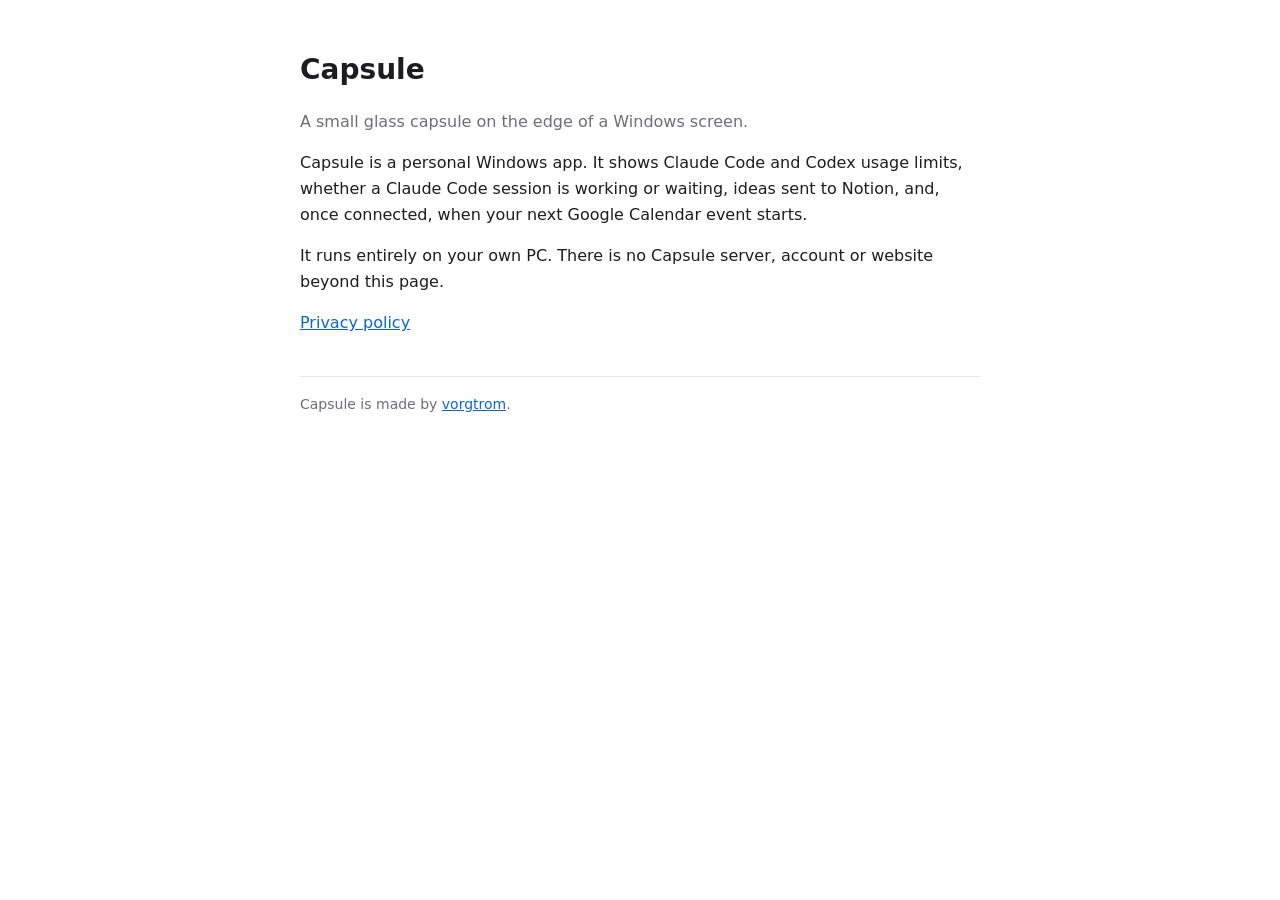
<file: index.html>
<!doctype html>
<html lang="en">
<head>
<meta charset="utf-8">
<meta name="viewport" content="width=device-width, initial-scale=1">
<title>Capsule</title>
<link rel="stylesheet" href="style.css">
</head>
<body>
<main>
<h1>Capsule</h1>
<p class="muted">A small glass capsule on the edge of a Windows screen.</p>
<p>Capsule is a personal Windows app. It shows Claude Code and Codex usage limits, whether a Claude Code session is
working or waiting, ideas sent to Notion, and, once connected, when your next Google Calendar event starts.</p>
<p>It runs entirely on your own PC. There is no Capsule server, account or website beyond this page.</p>
<p><a href="privacy.html">Privacy policy</a></p>
<footer>Capsule is made by <a href="https://github.com/vorgtrom">vorgtrom</a>.</footer>
</main>
</body>
</html>
</file>
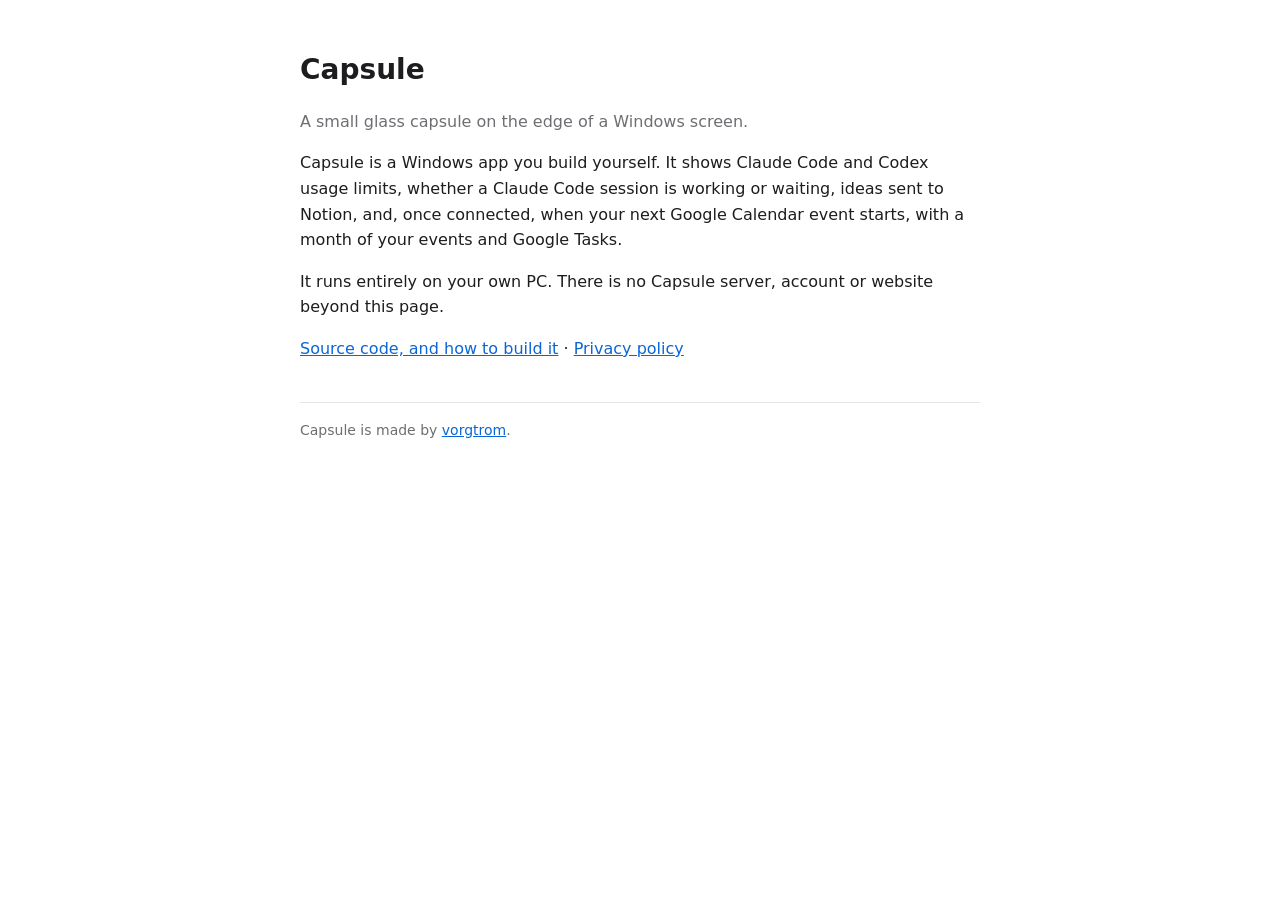
<file: docs/index.html>
<!doctype html>
<html lang="en">
<head>
<meta charset="utf-8">
<meta name="viewport" content="width=device-width, initial-scale=1">
<title>Capsule</title>
<link rel="stylesheet" href="style.css">
</head>
<body>
<main>
<h1>Capsule</h1>
<p class="muted">A small glass capsule on the edge of a Windows screen.</p>
<p>Capsule is a Windows app you build yourself. It shows Claude Code and Codex usage limits, whether a Claude Code
session is working or waiting, ideas sent to Notion, and, once connected, when your next Google Calendar event
starts, with a month of your events and Google Tasks.</p>
<p>It runs entirely on your own PC. There is no Capsule server, account or website beyond this page.</p>
<p><a href="https://github.com/vorgtrom/capsule-notch">Source code, and how to build it</a> &middot;
<a href="privacy.html">Privacy policy</a></p>
<footer>Capsule is made by <a href="https://github.com/vorgtrom">vorgtrom</a>.</footer>
</main>
</body>
</html>
</file>
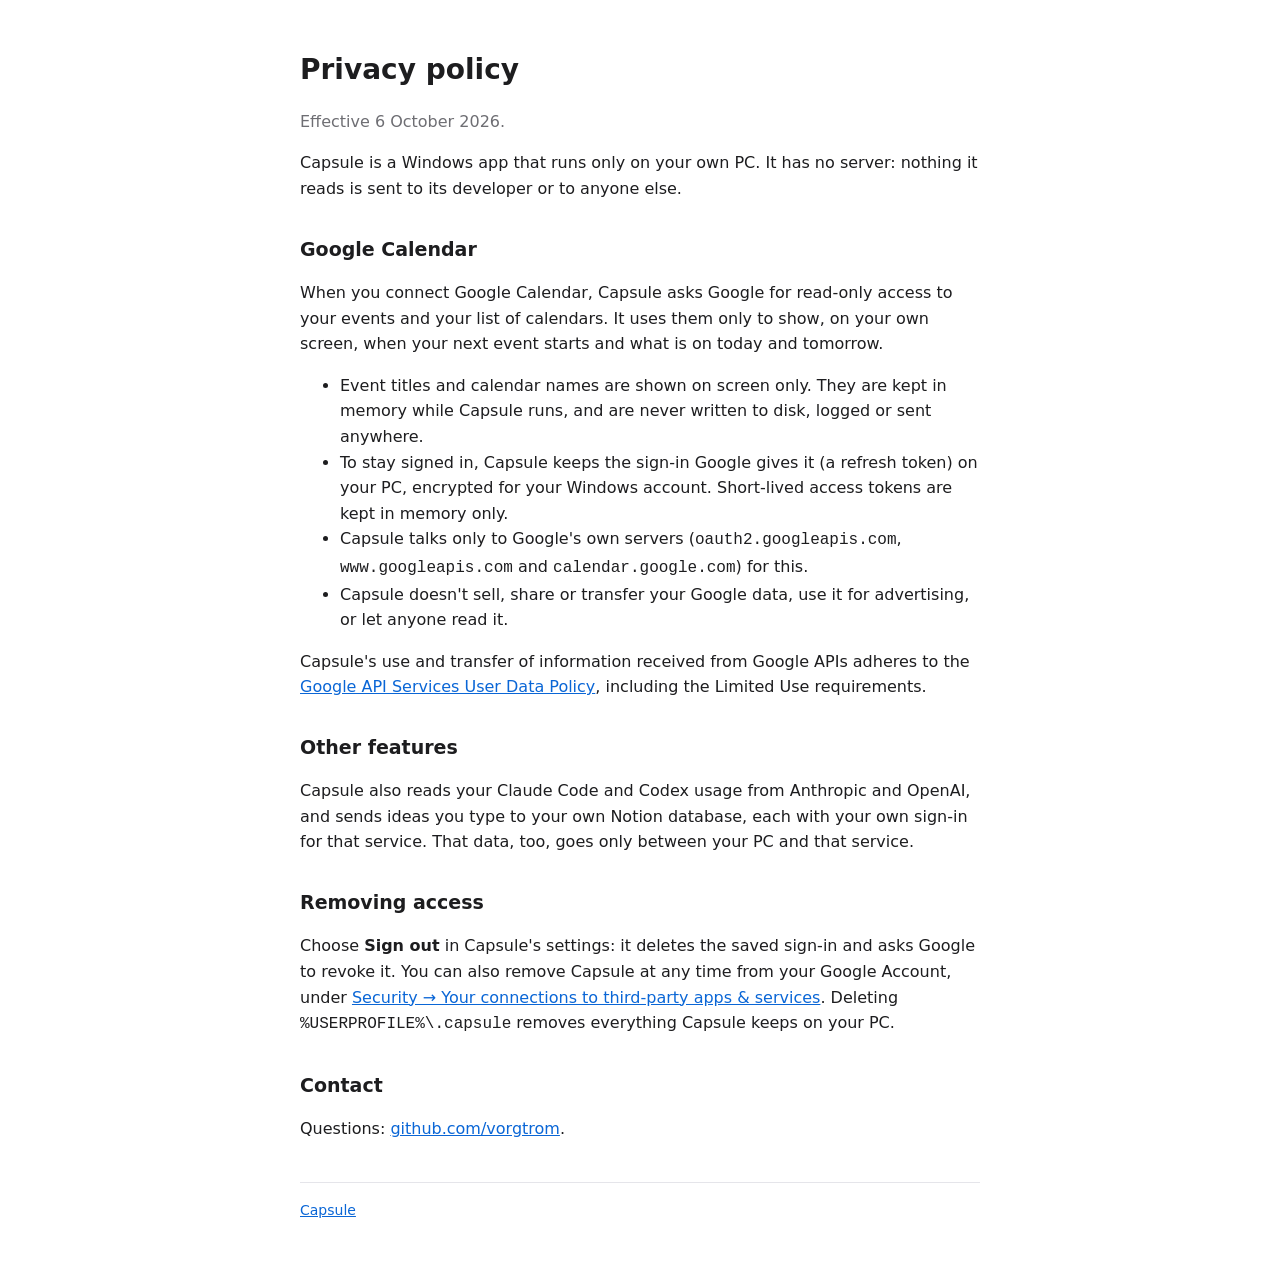
<file: privacy.html>
<!doctype html>
<html lang="en">
<head>
<meta charset="utf-8">
<meta name="viewport" content="width=device-width, initial-scale=1">
<title>Capsule privacy policy</title>
<link rel="stylesheet" href="style.css">
</head>
<body>
<main>
<h1>Privacy policy</h1>
<p class="muted">Effective 6 October 2026.</p>

<p>Capsule is a Windows app that runs only on your own PC. It has no server: nothing it reads is sent to its developer
or to anyone else.</p>

<h2>Google Calendar</h2>
<p>When you connect Google Calendar, Capsule asks Google for read-only access to your events and your list of
calendars. It uses them only to show, on your own screen, when your next event starts and what is on today and
tomorrow.</p>
<ul>
<li>Event titles and calendar names are shown on screen only. They are kept in memory while Capsule runs, and are
never written to disk, logged or sent anywhere.</li>
<li>To stay signed in, Capsule keeps the sign-in Google gives it (a refresh token) on your PC, encrypted for your
Windows account. Short-lived access tokens are kept in memory only.</li>
<li>Capsule talks only to Google's own servers (<code>oauth2.googleapis.com</code>, <code>www.googleapis.com</code>
and <code>calendar.google.com</code>) for this.</li>
<li>Capsule doesn't sell, share or transfer your Google data, use it for advertising, or let anyone read it.</li>
</ul>
<p>Capsule's use and transfer of information received from Google APIs adheres to the
<a href="https://developers.google.com/terms/api-services-user-data-policy">Google API Services User Data Policy</a>,
including the Limited Use requirements.</p>

<h2>Other features</h2>
<p>Capsule also reads your Claude Code and Codex usage from Anthropic and OpenAI, and sends ideas you type to your
own Notion database, each with your own sign-in for that service. That data, too, goes only between your PC and that
service.</p>

<h2>Removing access</h2>
<p>Choose <strong>Sign out</strong> in Capsule's settings: it deletes the saved sign-in and asks Google to revoke it.
You can also remove Capsule at any time from your Google Account, under
<a href="https://myaccount.google.com/connections">Security &rarr; Your connections to third-party apps &amp;
services</a>. Deleting <code>%USERPROFILE%\.capsule</code> removes everything Capsule keeps on your PC.</p>

<h2>Contact</h2>
<p>Questions: <a href="https://github.com/vorgtrom">github.com/vorgtrom</a>.</p>

<footer><a href="index.html">Capsule</a></footer>
</main>
</body>
</html>
</file>
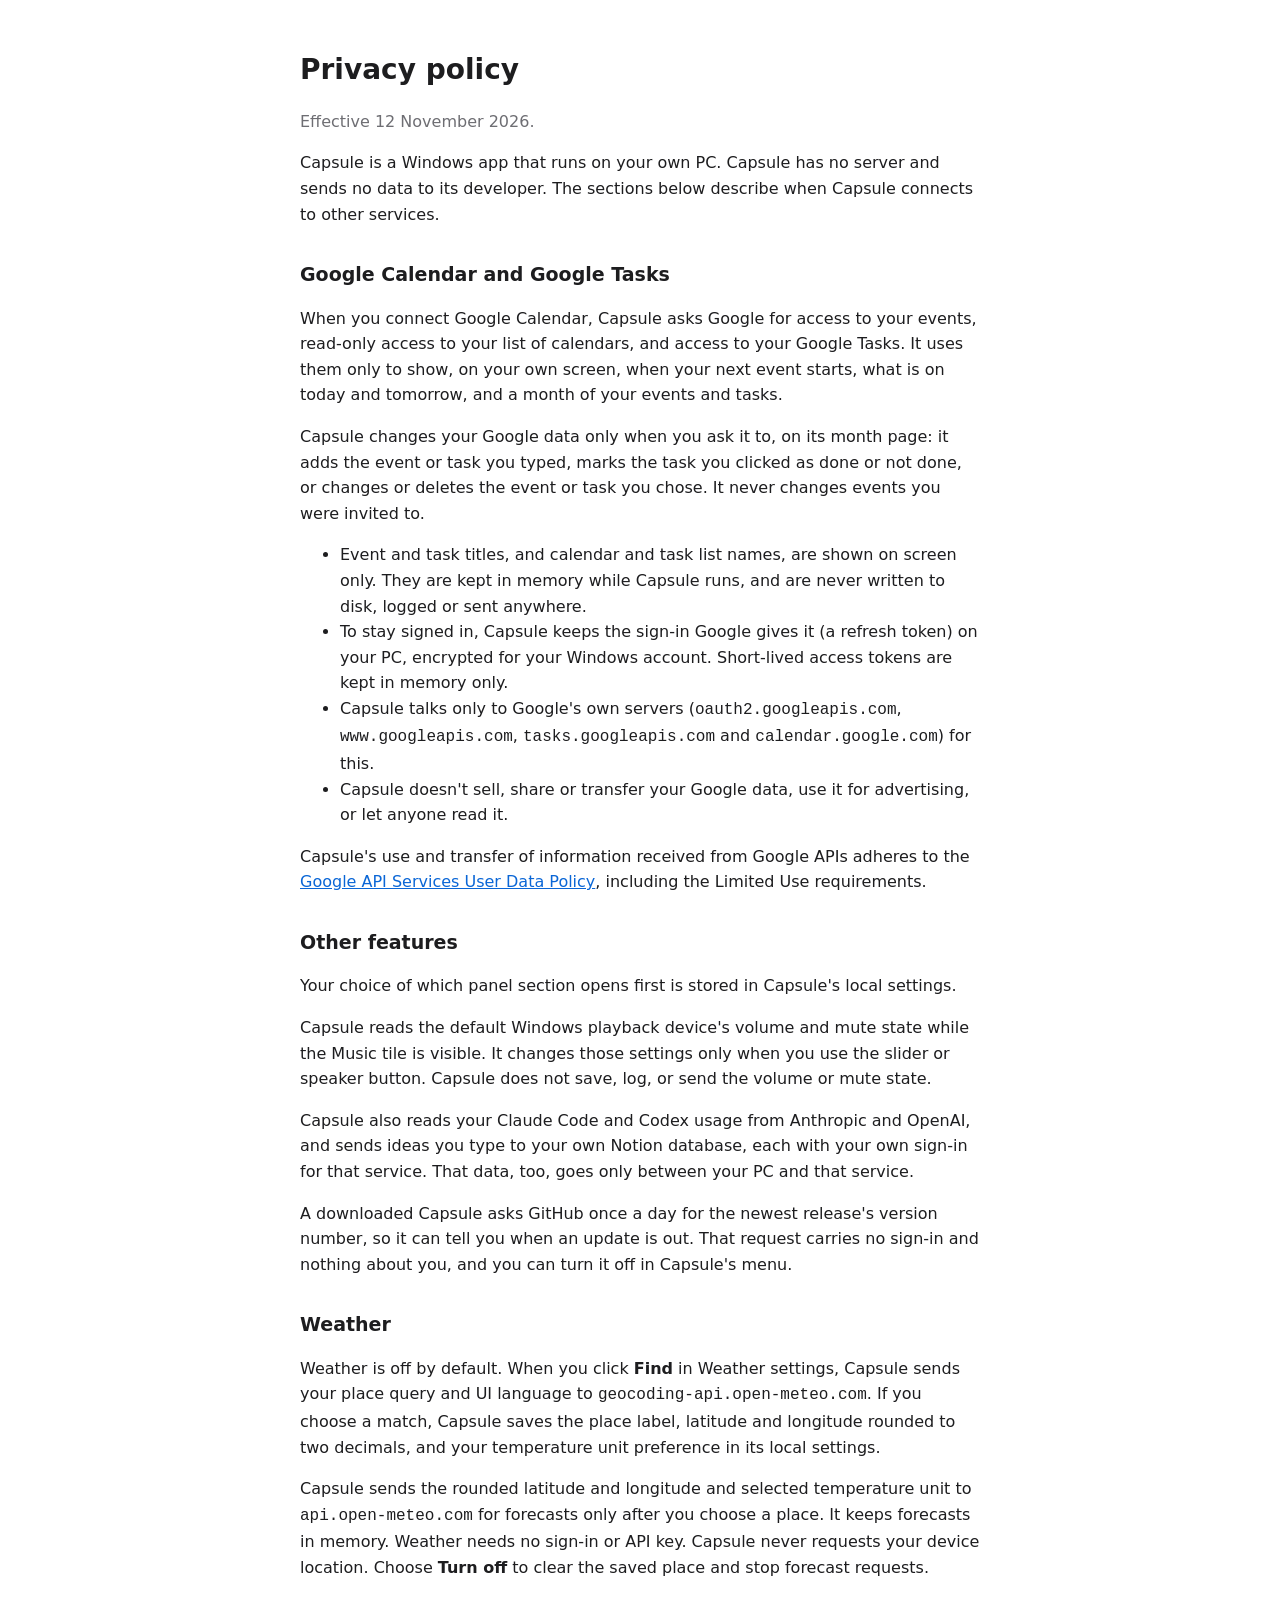
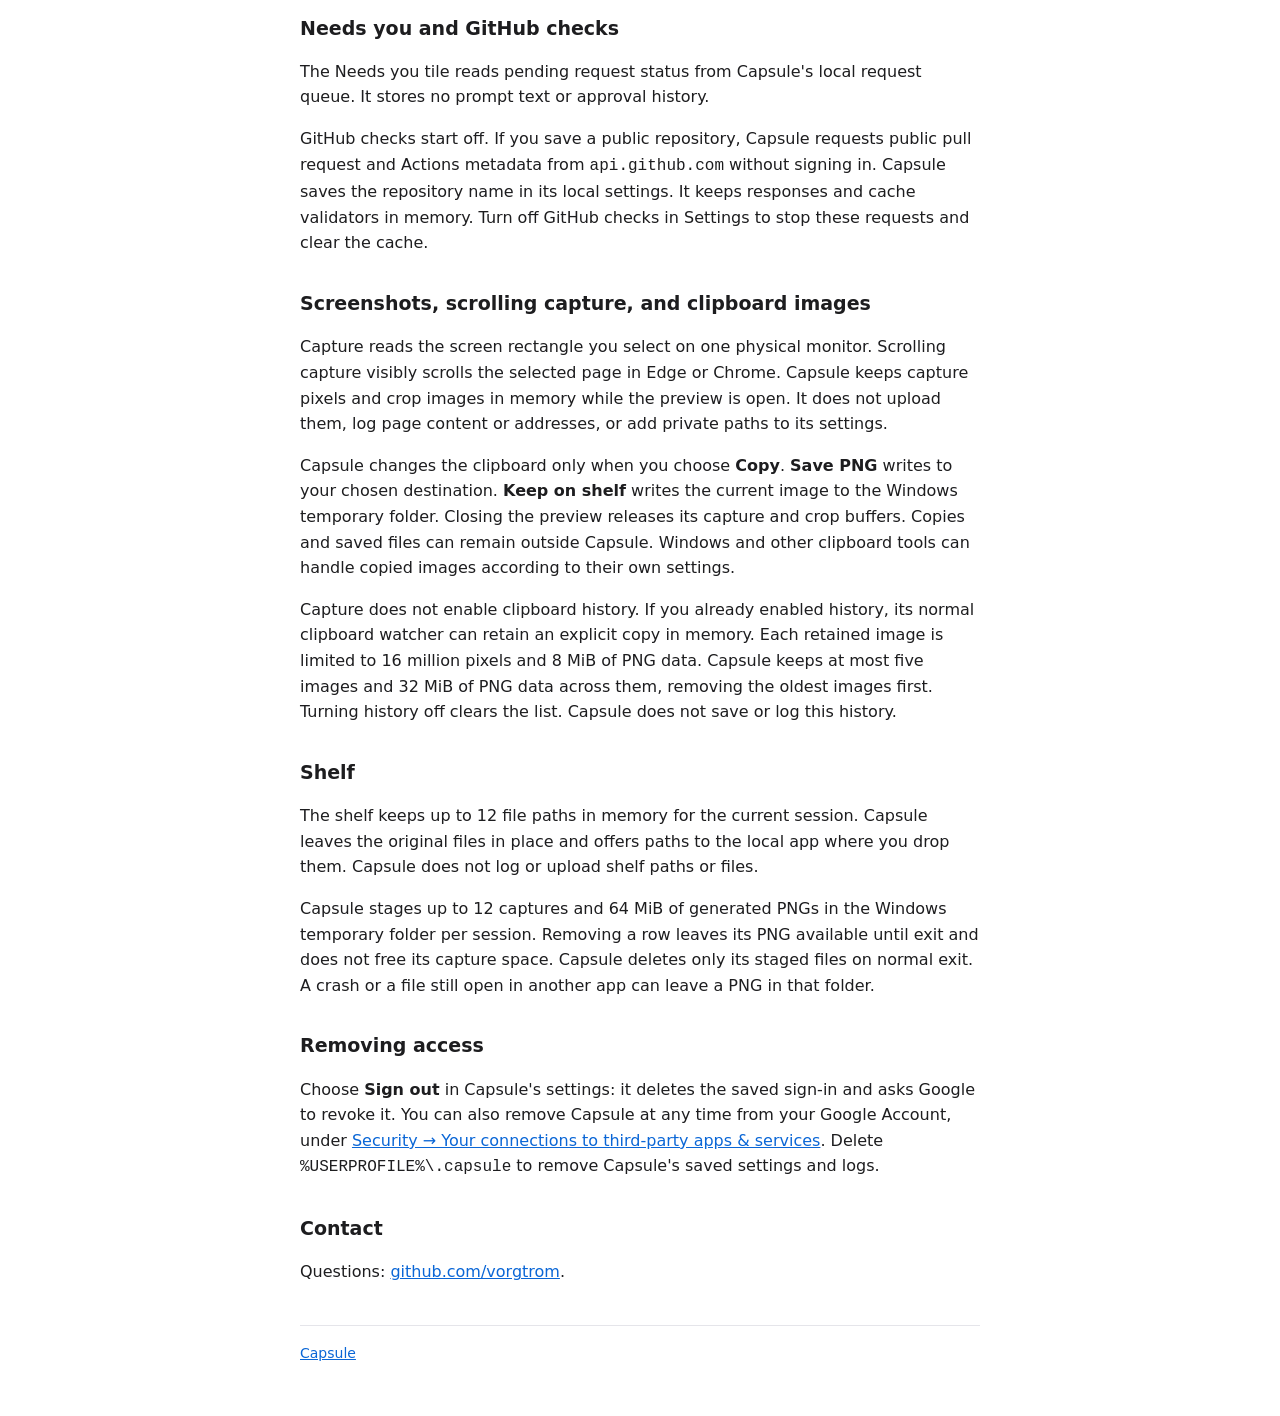
<file: docs/privacy.html>
<!doctype html>
<html lang="en">
<head>
<meta charset="utf-8">
<meta name="viewport" content="width=device-width, initial-scale=1">
<title>Capsule privacy policy</title>
<link rel="stylesheet" href="style.css">
</head>
<body>
<main>
<h1>Privacy policy</h1>
<p class="muted">Effective 12 November 2026.</p>

<p>Capsule is a Windows app that runs on your own PC. Capsule has no server and sends no data to its developer.
The sections below describe when Capsule connects to other services.</p>

<h2>Google Calendar and Google Tasks</h2>
<p>When you connect Google Calendar, Capsule asks Google for access to your events, read-only access to your list of
calendars, and access to your Google Tasks. It uses them only to show, on your own screen, when your next event
starts, what is on today and tomorrow, and a month of your events and tasks.</p>
<p>Capsule changes your Google data only when you ask it to, on its month page: it adds the event or task you typed,
marks the task you clicked as done or not done, or changes or deletes the event or task you chose. It never changes
events you were invited to.</p>
<ul>
<li>Event and task titles, and calendar and task list names, are shown on screen only. They are kept in memory while Capsule runs, and are
never written to disk, logged or sent anywhere.</li>
<li>To stay signed in, Capsule keeps the sign-in Google gives it (a refresh token) on your PC, encrypted for your
Windows account. Short-lived access tokens are kept in memory only.</li>
<li>Capsule talks only to Google's own servers (<code>oauth2.googleapis.com</code>, <code>www.googleapis.com</code>,
<code>tasks.googleapis.com</code> and <code>calendar.google.com</code>) for this.</li>
<li>Capsule doesn't sell, share or transfer your Google data, use it for advertising, or let anyone read it.</li>
</ul>
<p>Capsule's use and transfer of information received from Google APIs adheres to the
<a href="https://developers.google.com/terms/api-services-user-data-policy">Google API Services User Data Policy</a>,
including the Limited Use requirements.</p>

<h2>Other features</h2>
<p>Your choice of which panel section opens first is stored in Capsule's local settings.</p>
<p>Capsule reads the default Windows playback device's volume and mute state while the Music tile is visible.
It changes those settings only when you use the slider or speaker button. Capsule does not save, log, or send
the volume or mute state.</p>
<p>Capsule also reads your Claude Code and Codex usage from Anthropic and OpenAI, and sends ideas you type to your
own Notion database, each with your own sign-in for that service. That data, too, goes only between your PC and that
service.</p>
<p>A downloaded Capsule asks GitHub once a day for the newest release's version number, so it can tell you when an
update is out. That request carries no sign-in and nothing about you, and you can turn it off in Capsule's menu.</p>

<h2>Weather</h2>
<p>Weather is off by default. When you click <strong>Find</strong> in Weather settings, Capsule sends your place query
and UI language to <code>geocoding-api.open-meteo.com</code>. If you choose a match, Capsule saves the place label,
latitude and longitude rounded to two decimals, and your temperature unit preference in its local settings.</p>
<p>Capsule sends the rounded latitude and longitude and selected temperature unit to <code>api.open-meteo.com</code>
for forecasts only after you choose a place. It keeps forecasts in memory. Weather needs no sign-in or API key.
Capsule never requests your device location. Choose <strong>Turn off</strong> to clear the saved place and stop forecast requests.</p>

<h2>Needs you and GitHub checks</h2>
<p>The Needs you tile reads pending request status from Capsule's local request queue. It stores no prompt text
or approval history.</p>
<p>GitHub checks start off. If you save a public repository, Capsule requests public pull request and Actions metadata
from <code>api.github.com</code> without signing in. Capsule saves the repository name in its local settings. It keeps
responses and cache validators in memory. Turn off GitHub checks in Settings to stop these requests and clear the cache.</p>

<h2>Screenshots, scrolling capture, and clipboard images</h2>
<p>Capture reads the screen rectangle you select on one physical monitor. Scrolling capture visibly scrolls the
selected page in Edge or Chrome. Capsule keeps capture pixels and crop images in memory while the preview is open.
It does not upload them, log page content or addresses, or add private paths to its settings.</p>
<p>Capsule changes the clipboard only when you choose <strong>Copy</strong>. <strong>Save PNG</strong> writes
to your chosen destination. <strong>Keep on shelf</strong> writes the current image to the Windows temporary folder.
Closing the preview releases its capture and crop buffers.
Copies and saved files can remain outside Capsule. Windows and other clipboard tools can handle copied images
according to their own settings.</p>
<p>Capture does not enable clipboard history. If you already enabled history, its normal clipboard watcher can retain
an explicit copy in memory. Each retained image is limited to 16 million pixels and 8 MiB of PNG data. Capsule keeps
at most five images and 32 MiB of PNG data across them, removing the oldest images first. Turning history off clears
the list. Capsule does not save or log this history.</p>

<h2>Shelf</h2>
<p>The shelf keeps up to 12 file paths in memory for the current session. Capsule leaves the original files in
place and offers paths to the local app where you drop them. Capsule does not log or upload shelf paths or files.</p>
<p>Capsule stages up to 12 captures and 64 MiB of generated PNGs in the Windows temporary folder per session.
Removing a row leaves its PNG available until exit and does not free its capture space. Capsule deletes only its
staged files on normal exit. A crash or a file still open in another app can leave a PNG in that folder.</p>

<h2>Removing access</h2>
<p>Choose <strong>Sign out</strong> in Capsule's settings: it deletes the saved sign-in and asks Google to revoke it.
You can also remove Capsule at any time from your Google Account, under
<a href="https://myaccount.google.com/connections">Security &rarr; Your connections to third-party apps &amp;
services</a>. Delete <code>%USERPROFILE%\.capsule</code> to remove Capsule's saved settings and logs.</p>

<h2>Contact</h2>
<p>Questions: <a href="https://github.com/vorgtrom">github.com/vorgtrom</a>.</p>

<footer><a href="index.html">Capsule</a></footer>
</main>
</body>
</html>
</file>
<file: style.css>
:root { --bg: #ffffff; --text: #1d1d1f; --muted: #6e6e73; --link: #0a66d6; --rule: #e5e5ea; }
@media (prefers-color-scheme: dark) { :root { --bg: #111113; --text: #f2f2f4; --muted: #a1a1a6; --link: #5aa2ff; --rule: #2c2c2e; } }
body { background: var(--bg); color: var(--text); font: 16px/1.6 "Segoe UI", system-ui, -apple-system, sans-serif; margin: 0; }
main { max-width: 680px; margin: 0 auto; padding: 48px 16px 64px; }
h1 { font-size: 28px; margin: 0 0 8px; }
h2 { font-size: 19px; margin: 32px 0 8px; }
p, li { color: var(--text); }
.muted { color: var(--muted); }
a { color: var(--link); }
footer { margin-top: 40px; padding-top: 16px; border-top: 1px solid var(--rule); font-size: 14px; color: var(--muted); }
</file>
<file: docs/style.css>
:root { --bg: #ffffff; --text: #1d1d1f; --muted: #6e6e73; --link: #0a66d6; --rule: #e5e5ea; }
@media (prefers-color-scheme: dark) { :root { --bg: #111113; --text: #f2f2f4; --muted: #a1a1a6; --link: #5aa2ff; --rule: #2c2c2e; } }
body { background: var(--bg); color: var(--text); font: 16px/1.6 "Segoe UI", system-ui, -apple-system, sans-serif; margin: 0; }
main { max-width: 680px; margin: 0 auto; padding: 48px 16px 64px; }
h1 { font-size: 28px; margin: 0 0 8px; }
h2 { font-size: 19px; margin: 32px 0 8px; }
p, li { color: var(--text); }
.muted { color: var(--muted); }
a { color: var(--link); }
footer { margin-top: 40px; padding-top: 16px; border-top: 1px solid var(--rule); font-size: 14px; color: var(--muted); }
</file>
